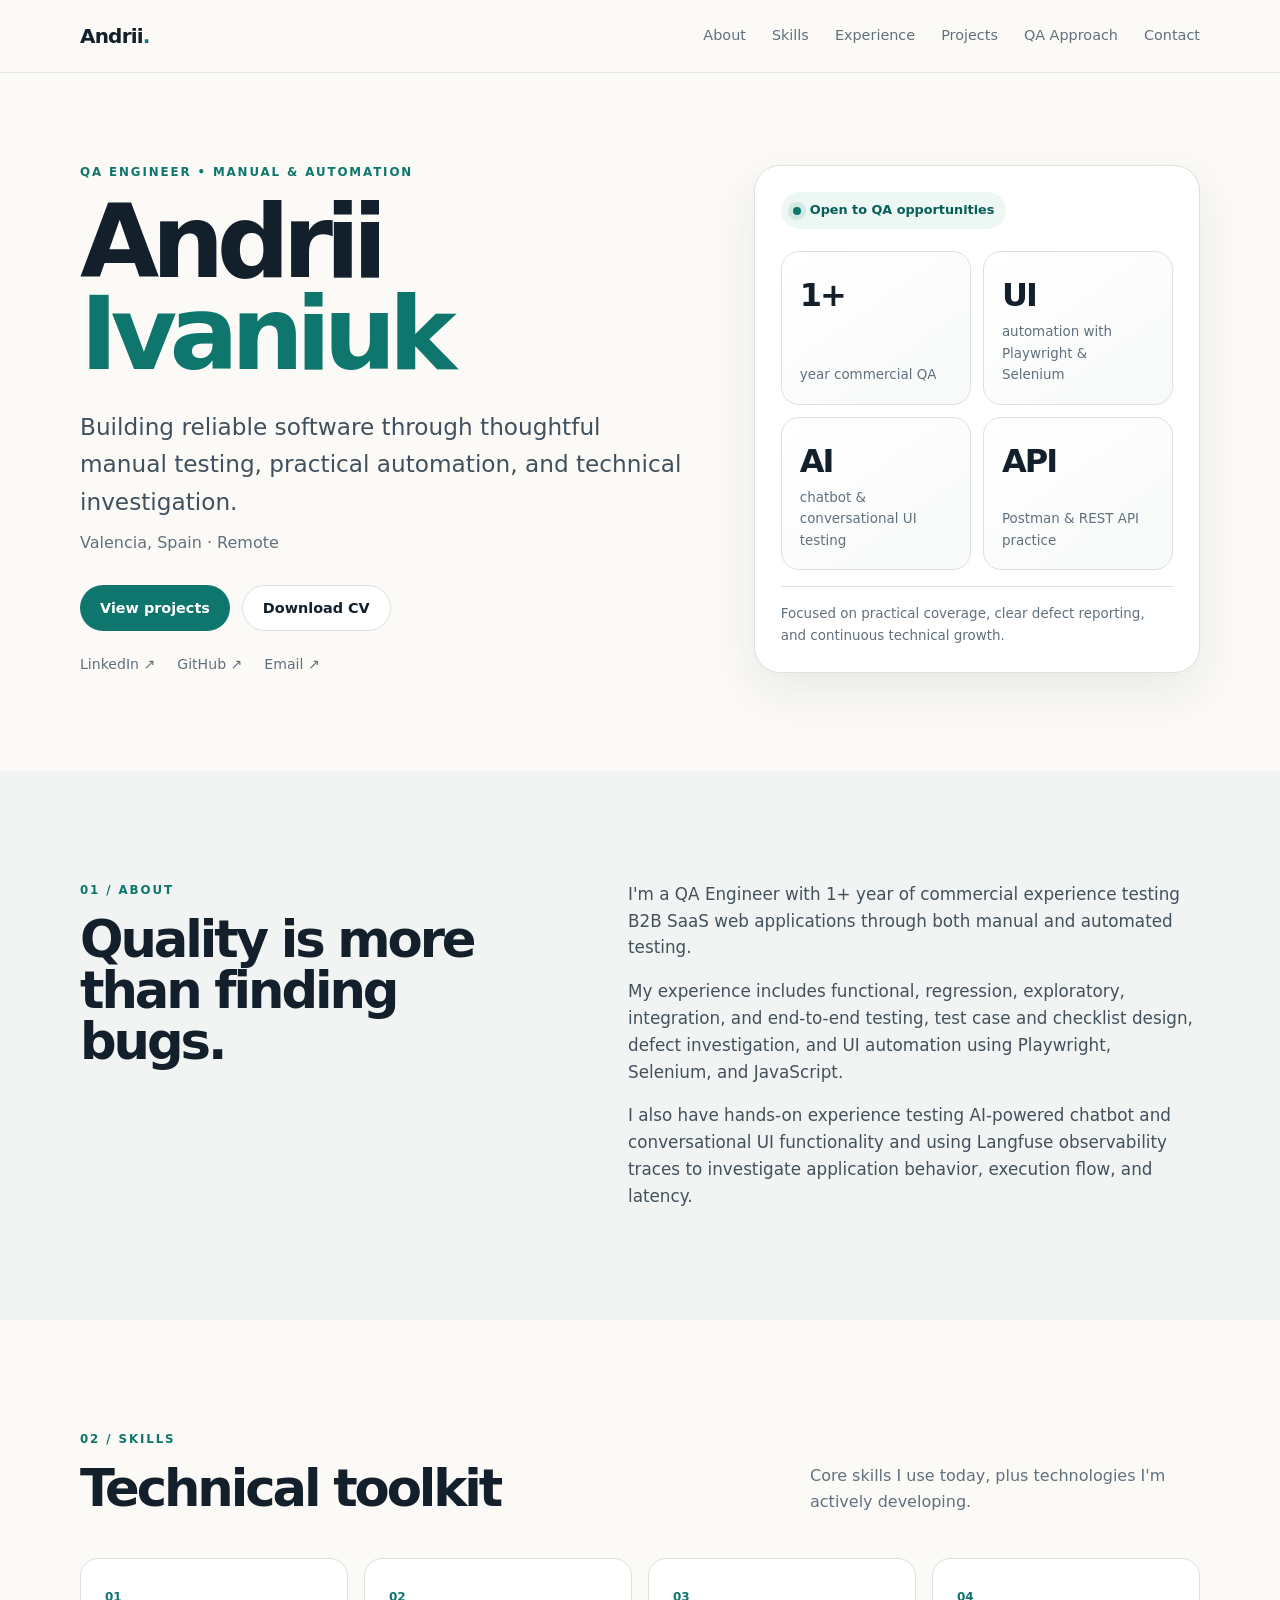
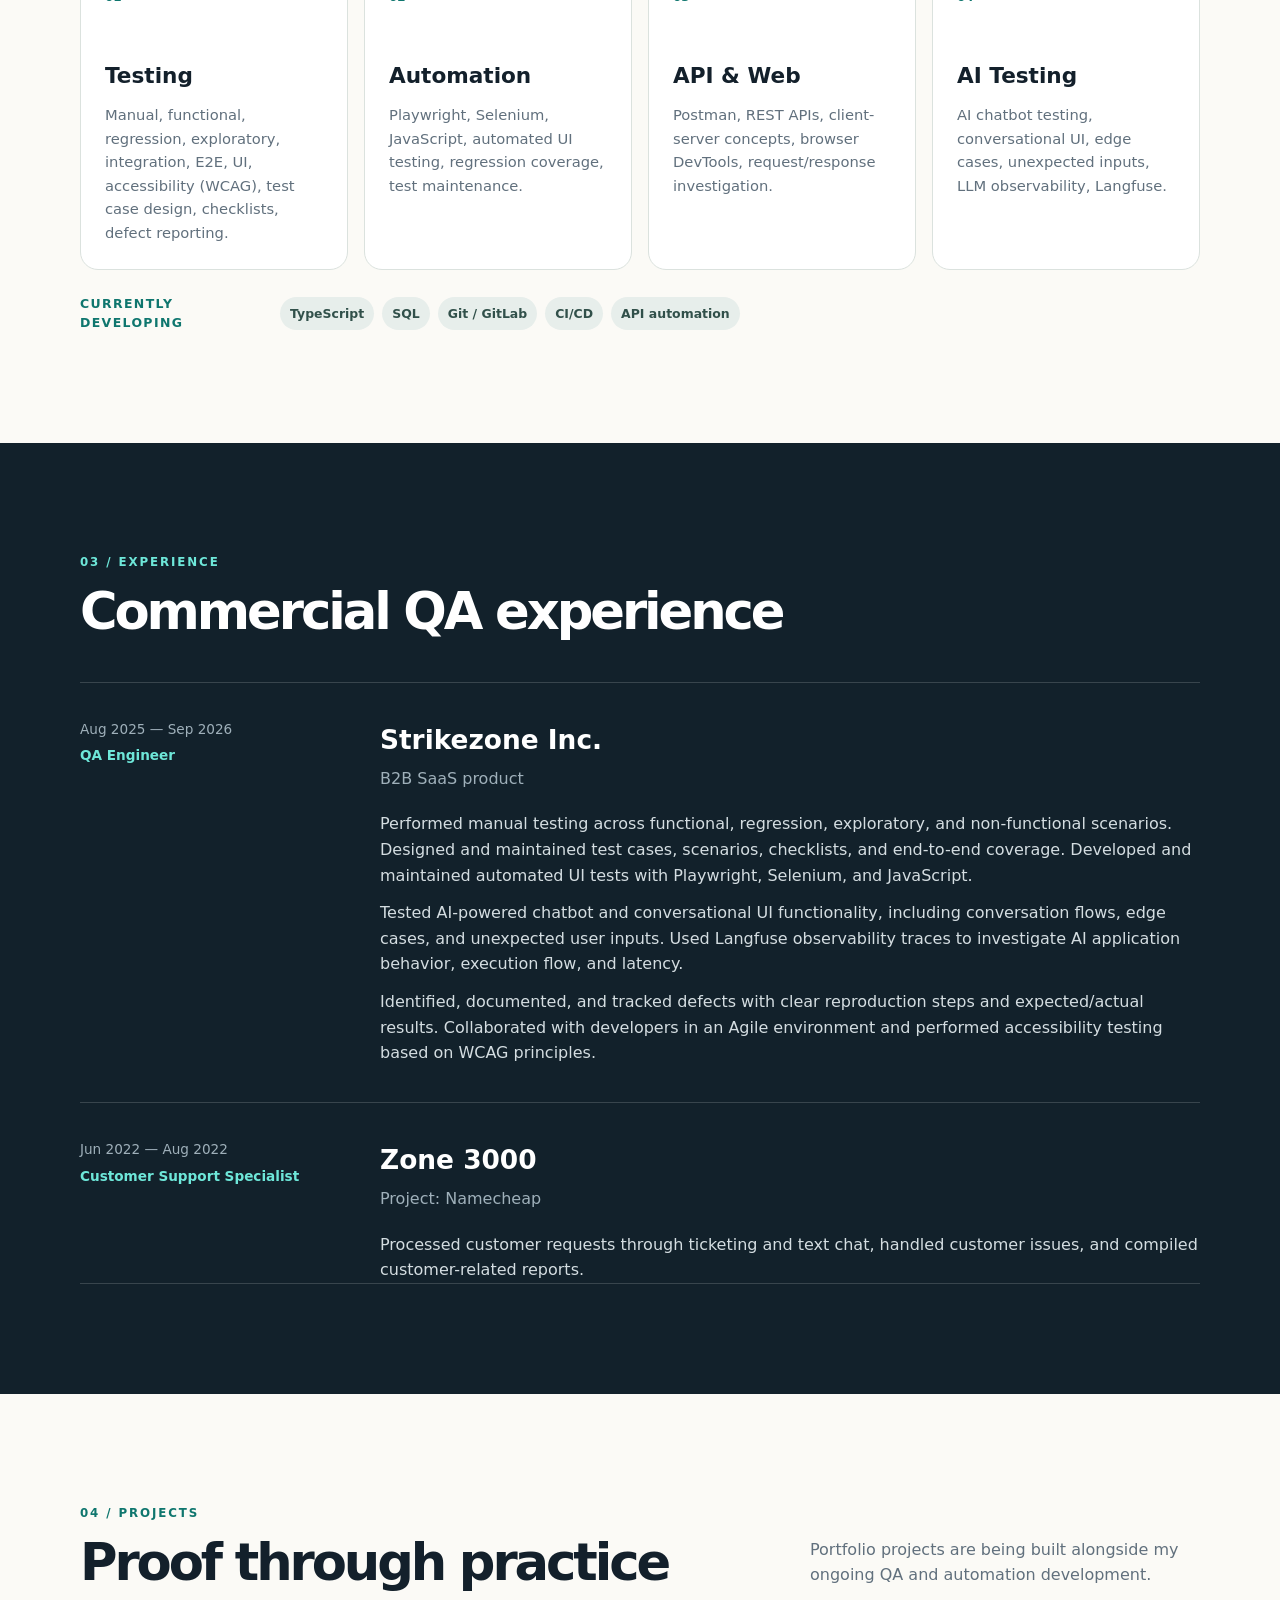
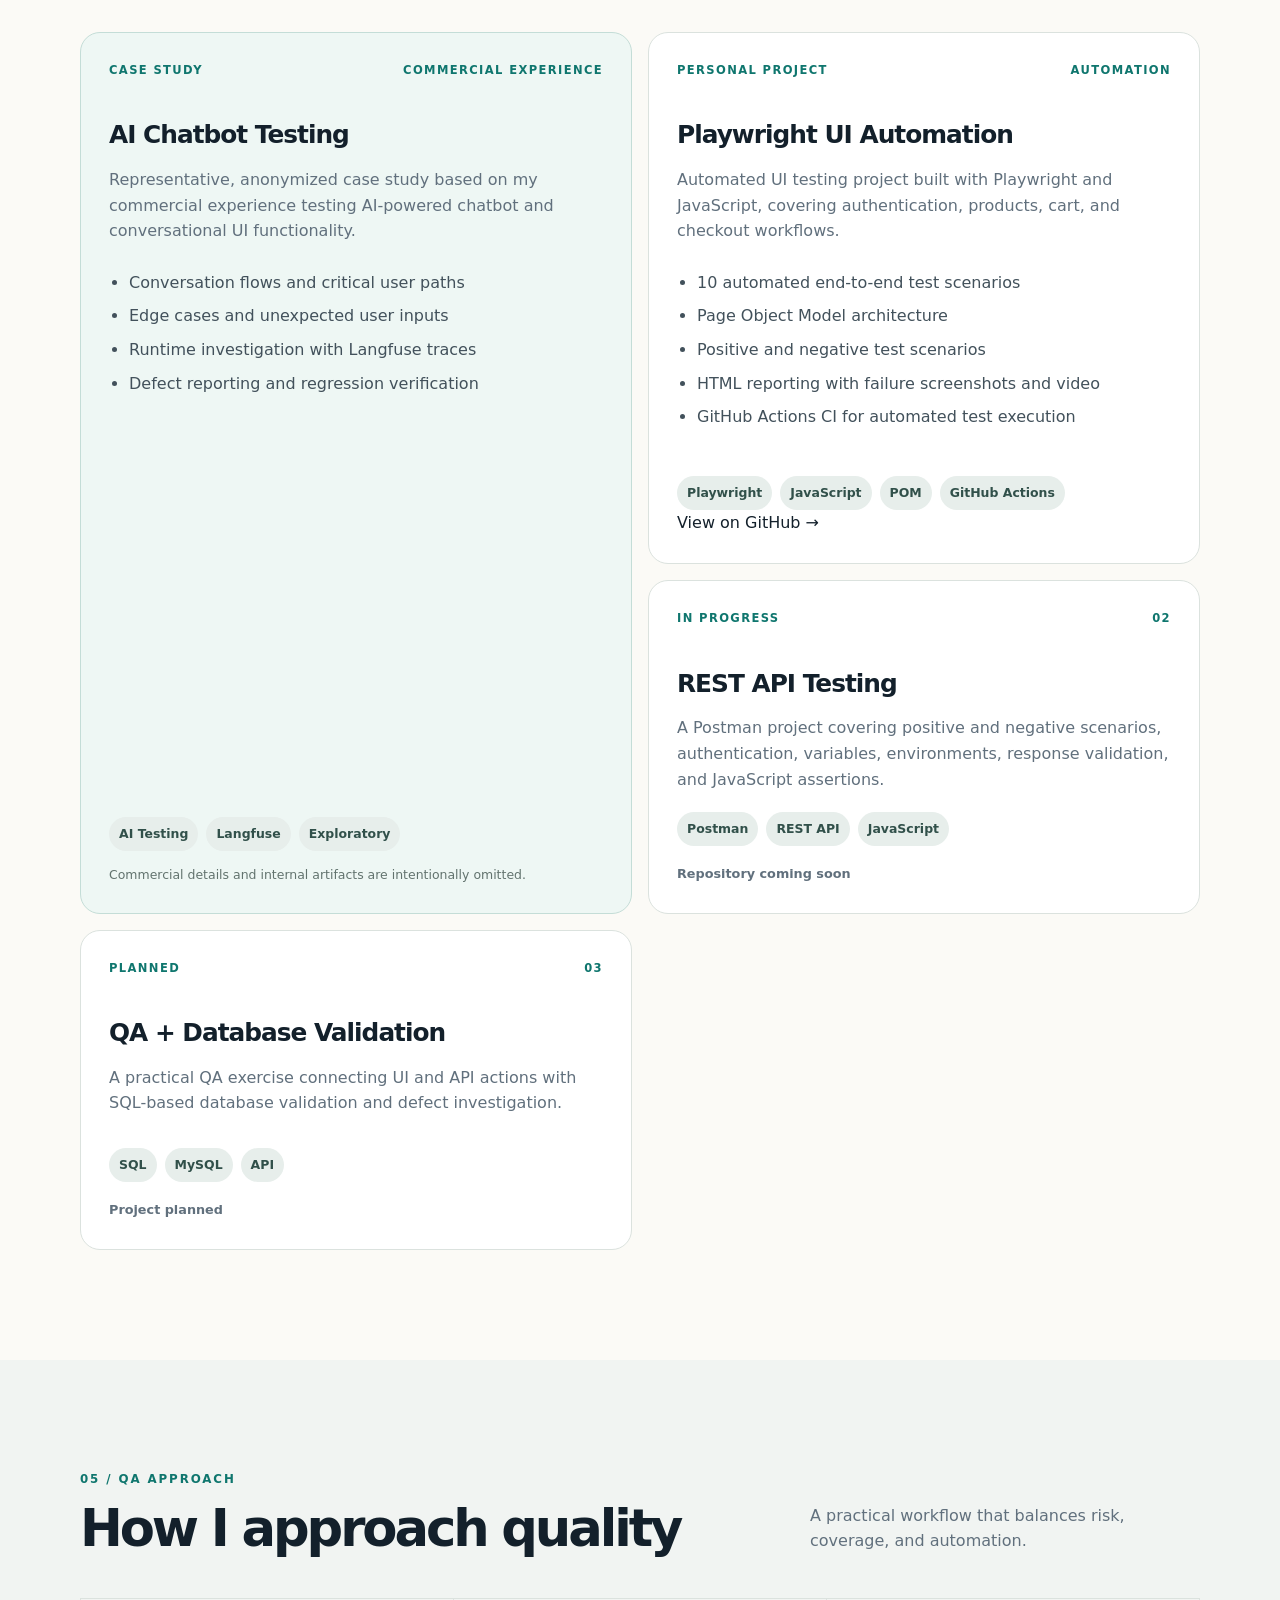
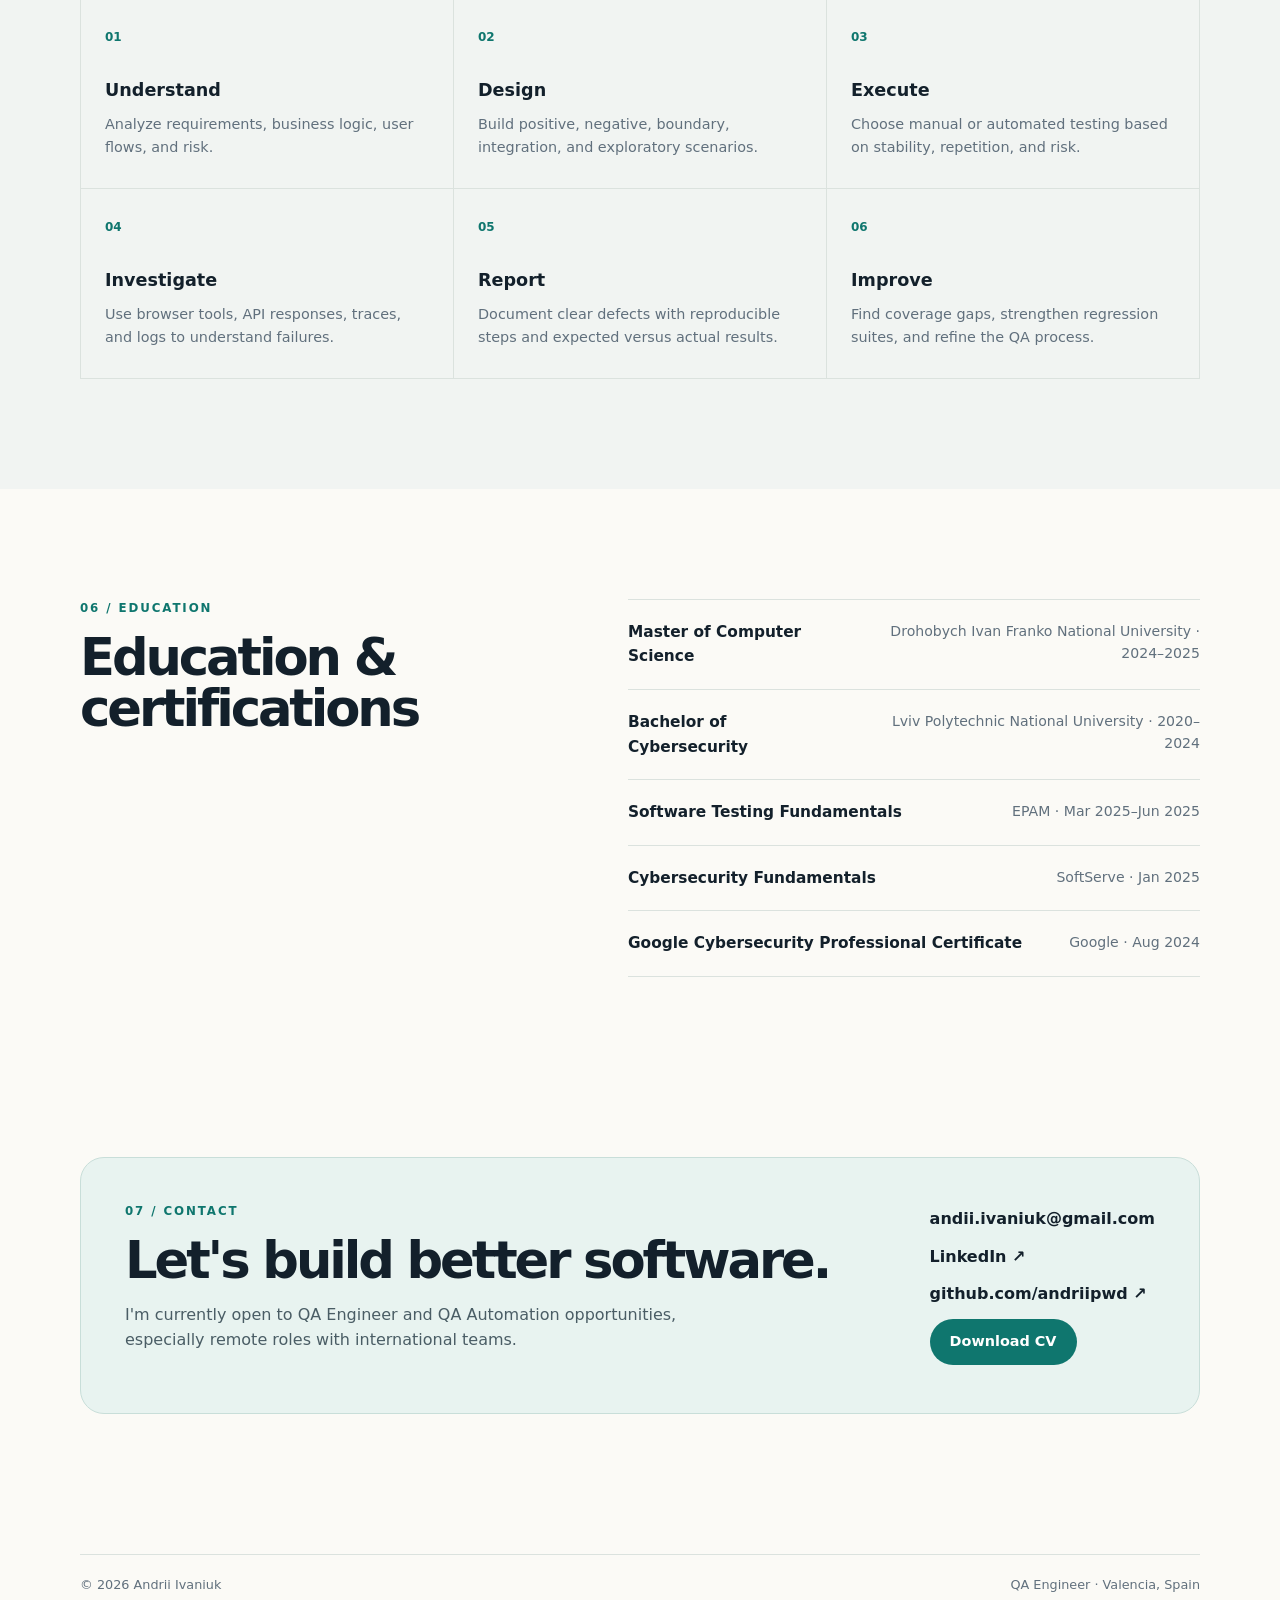
<file: index.html>
<!doctype html>
<html lang="en">
<head>
  <meta charset="utf-8">
  <meta name="viewport" content="width=device-width, initial-scale=1">
  <meta name="description" content="Andrii Ivaniuk — QA Engineer specializing in manual testing, test automation, Playwright, Selenium, JavaScript, API testing, and AI application testing.">
  <meta name="author" content="Andrii Ivaniuk">
  <meta name="theme-color" content="#0f766e">
  <meta property="og:title" content="Andrii Ivaniuk | QA Engineer">
  <meta property="og:description" content="QA Engineer portfolio — manual testing, automation, Playwright, Selenium, JavaScript, API testing, and AI testing.">
  <meta property="og:type" content="website">
  <meta property="og:url" content="https://andriipwd.github.io/">
  <link rel="canonical" href="https://andriipwd.github.io/">
  <link rel="stylesheet" href="styles.css">
  <title>Andrii Ivaniuk | QA Engineer</title>
</head>
<body>
  <a class="skip-link" href="#main">Skip to content</a>

  <header class="site-header">
    <div class="container nav-wrap">
      <a class="brand" href="#top" aria-label="Andrii Ivaniuk home">Andrii<span>.</span></a>
      <button class="nav-toggle" type="button" aria-controls="site-nav" aria-expanded="false" aria-label="Open navigation">
        <span></span><span></span><span></span>
      </button>
      <nav id="site-nav" class="site-nav" aria-label="Primary navigation">
        <a href="#about">About</a>
        <a href="#skills">Skills</a>
        <a href="#experience">Experience</a>
        <a href="#projects">Projects</a>
        <a href="#approach">QA Approach</a>
        <a href="#contact">Contact</a>
      </nav>
    </div>
  </header>

  <main id="main">
    <section id="top" class="hero section">
      <div class="container hero-grid">
        <div class="hero-copy">
          <p class="eyebrow">QA ENGINEER • MANUAL &amp; AUTOMATION</p>
          <h1>Andrii<br><span>Ivaniuk</span></h1>
          <p class="hero-subtitle">Building reliable software through thoughtful manual testing, practical automation, and technical investigation.</p>
          <p class="hero-location">Valencia, Spain · Remote</p>
          <div class="hero-actions">
            <a class="button button-primary" href="#projects">View projects</a>
            <a class="button button-secondary" href="assets/cv.pdf" target="_blank" rel="noopener">Download CV</a>
          </div>
          <div class="hero-links" aria-label="Professional links">
            <a href="https://www.linkedin.com/in/andrii-ivaniuk-838631315" target="_blank" rel="noopener">LinkedIn ↗</a>
            <a href="https://github.com/andriipwd" target="_blank" rel="noopener">GitHub ↗</a>
            <a href="mailto:andii.ivaniuk@gmail.com">Email ↗</a>
          </div>
        </div>
        <div class="hero-card" aria-label="Profile summary">
          <div class="status-dot"><span></span> Open to QA opportunities</div>
          <div class="metric-grid">
            <div class="metric">
              <strong>1+</strong>
              <span>year commercial QA</span>
            </div>
            <div class="metric">
              <strong>UI</strong>
              <span>automation with Playwright &amp; Selenium</span>
            </div>
            <div class="metric">
              <strong>AI</strong>
              <span>chatbot &amp; conversational UI testing</span>
            </div>
            <div class="metric">
              <strong>API</strong>
              <span>Postman &amp; REST API practice</span>
            </div>
          </div>
          <div class="mini-note">Focused on practical coverage, clear defect reporting, and continuous technical growth.</div>
        </div>
      </div>
    </section>

    <section id="about" class="section section-muted">
      <div class="container two-col">
        <div>
          <p class="section-kicker">01 / ABOUT</p>
          <h2>Quality is more than finding bugs.</h2>
        </div>
        <div class="section-copy">
          <p>I'm a QA Engineer with 1+ year of commercial experience testing B2B SaaS web applications through both manual and automated testing.</p>
          <p>My experience includes functional, regression, exploratory, integration, and end-to-end testing, test case and checklist design, defect investigation, and UI automation using Playwright, Selenium, and JavaScript.</p>
          <p>I also have hands-on experience testing AI-powered chatbot and conversational UI functionality and using Langfuse observability traces to investigate application behavior, execution flow, and latency.</p>
        </div>
      </div>
    </section>

    <section id="skills" class="section">
      <div class="container">
        <div class="section-heading">
          <div>
            <p class="section-kicker">02 / SKILLS</p>
            <h2>Technical toolkit</h2>
          </div>
          <p>Core skills I use today, plus technologies I'm actively developing.</p>
        </div>
        <div class="skills-grid">
          <article class="skill-card">
            <span class="skill-number">01</span>
            <h3>Testing</h3>
            <p>Manual, functional, regression, exploratory, integration, E2E, UI, accessibility (WCAG), test case design, checklists, defect reporting.</p>
          </article>
          <article class="skill-card">
            <span class="skill-number">02</span>
            <h3>Automation</h3>
            <p>Playwright, Selenium, JavaScript, automated UI testing, regression coverage, test maintenance.</p>
          </article>
          <article class="skill-card">
            <span class="skill-number">03</span>
            <h3>API &amp; Web</h3>
            <p>Postman, REST APIs, client-server concepts, browser DevTools, request/response investigation.</p>
          </article>
          <article class="skill-card">
            <span class="skill-number">04</span>
            <h3>AI Testing</h3>
            <p>AI chatbot testing, conversational UI, edge cases, unexpected inputs, LLM observability, Langfuse.</p>
          </article>
        </div>
        <div class="learning-row">
          <div class="learning-label">Currently developing</div>
          <div class="tags" aria-label="Technologies currently being developed">
            <span>TypeScript</span><span>SQL</span><span>Git / GitLab</span><span>CI/CD</span><span>API automation</span>
          </div>
        </div>
      </div>
    </section>

    <section id="experience" class="section section-dark">
      <div class="container">
        <div class="section-heading section-heading-light">
          <div>
            <p class="section-kicker">03 / EXPERIENCE</p>
            <h2>Commercial QA experience</h2>
          </div>
        </div>
        <article class="experience-item">
          <div class="experience-meta">
            <span>Aug 2025 — Sep 2026</span>
            <span>QA Engineer</span>
          </div>
          <div>
            <h3>Strikezone Inc.</h3>
            <p class="experience-context">B2B SaaS product</p>
            <p>Performed manual testing across functional, regression, exploratory, and non-functional scenarios. Designed and maintained test cases, scenarios, checklists, and end-to-end coverage. Developed and maintained automated UI tests with Playwright, Selenium, and JavaScript.</p>
            <p>Tested AI-powered chatbot and conversational UI functionality, including conversation flows, edge cases, and unexpected user inputs. Used Langfuse observability traces to investigate AI application behavior, execution flow, and latency.</p>
            <p>Identified, documented, and tracked defects with clear reproduction steps and expected/actual results. Collaborated with developers in an Agile environment and performed accessibility testing based on WCAG principles.</p>
          </div>
        </article>
        <article class="experience-item experience-item-secondary">
          <div class="experience-meta">
            <span>Jun 2022 — Aug 2022</span>
            <span>Customer Support Specialist</span>
          </div>
          <div>
            <h3>Zone 3000</h3>
            <p class="experience-context">Project: Namecheap</p>
            <p>Processed customer requests through ticketing and text chat, handled customer issues, and compiled customer-related reports.</p>
          </div>
        </article>
      </div>
    </section>

    <section id="projects" class="section">
      <div class="container">
        <div class="section-heading">
          <div>
            <p class="section-kicker">04 / PROJECTS</p>
            <h2>Proof through practice</h2>
          </div>
          <p>Portfolio projects are being built alongside my ongoing QA and automation development.</p>
        </div>

        <div class="projects-grid">
          <article class="project-card featured-project">
            <div class="project-topline"><span>CASE STUDY</span><span>COMMERCIAL EXPERIENCE</span></div>
            <h3>AI Chatbot Testing</h3>
            <p>Representative, anonymized case study based on my commercial experience testing AI-powered chatbot and conversational UI functionality.</p>
            <ul>
              <li>Conversation flows and critical user paths</li>
              <li>Edge cases and unexpected user inputs</li>
              <li>Runtime investigation with Langfuse traces</li>
              <li>Defect reporting and regression verification</li>
            </ul>
            <div class="project-tags"><span>AI Testing</span><span>Langfuse</span><span>Exploratory</span></div>
            <div class="project-note">Commercial details and internal artifacts are intentionally omitted.</div>
          </article>
          
          <article class="project-card">
          <div class="project-topline">
            <span>PERSONAL PROJECT</span><span>AUTOMATION</span>
          </div>
        
          <h3>Playwright UI Automation</h3>
        
          <p>
            Automated UI testing project built with Playwright and JavaScript,
            covering authentication, products, cart, and checkout workflows.
          </p>
        
          <ul>
            <li>10 automated end-to-end test scenarios</li>
            <li>Page Object Model architecture</li>
            <li>Positive and negative test scenarios</li>
            <li>HTML reporting with failure screenshots and video</li>
            <li>GitHub Actions CI for automated test execution</li>
          </ul>
        
          <div class="project-tags">
            <span>Playwright</span>
            <span>JavaScript</span>
            <span>POM</span>
            <span>GitHub Actions</span>
          </div>
        
          <a
            class="project-link"
            href="https://github.com/andriipwd/qa-playwright-project"
            target="_blank"
            rel="noopener noreferrer"
          >
            View on GitHub →
          </a>
        </article>

          <article class="project-card">
            <div class="project-topline"><span>IN PROGRESS</span><span>02</span></div>
            <h3>REST API Testing</h3>
            <p>A Postman project covering positive and negative scenarios, authentication, variables, environments, response validation, and JavaScript assertions.</p>
            <div class="project-tags"><span>Postman</span><span>REST API</span><span>JavaScript</span></div>
            <span class="project-state">Repository coming soon</span>
          </article>

          <article class="project-card">
            <div class="project-topline"><span>PLANNED</span><span>03</span></div>
            <h3>QA + Database Validation</h3>
            <p>A practical QA exercise connecting UI and API actions with SQL-based database validation and defect investigation.</p>
            <div class="project-tags"><span>SQL</span><span>MySQL</span><span>API</span></div>
            <span class="project-state">Project planned</span>
          </article>
        </div>
      </div>
    </section>

    <section id="approach" class="section section-muted">
      <div class="container">
        <div class="section-heading">
          <div>
            <p class="section-kicker">05 / QA APPROACH</p>
            <h2>How I approach quality</h2>
          </div>
          <p>A practical workflow that balances risk, coverage, and automation.</p>
        </div>
        <div class="approach-grid">
          <div class="approach-step"><span>01</span><h3>Understand</h3><p>Analyze requirements, business logic, user flows, and risk.</p></div>
          <div class="approach-step"><span>02</span><h3>Design</h3><p>Build positive, negative, boundary, integration, and exploratory scenarios.</p></div>
          <div class="approach-step"><span>03</span><h3>Execute</h3><p>Choose manual or automated testing based on stability, repetition, and risk.</p></div>
          <div class="approach-step"><span>04</span><h3>Investigate</h3><p>Use browser tools, API responses, traces, and logs to understand failures.</p></div>
          <div class="approach-step"><span>05</span><h3>Report</h3><p>Document clear defects with reproducible steps and expected versus actual results.</p></div>
          <div class="approach-step"><span>06</span><h3>Improve</h3><p>Find coverage gaps, strengthen regression suites, and refine the QA process.</p></div>
        </div>
      </div>
    </section>

    <section id="education" class="section">
      <div class="container two-col">
        <div>
          <p class="section-kicker">06 / EDUCATION</p>
          <h2>Education &amp; certifications</h2>
        </div>
        <div class="education-list">
          <div><strong>Master of Computer Science</strong><span>Drohobych Ivan Franko National University · 2024–2025</span></div>
          <div><strong>Bachelor of Cybersecurity</strong><span>Lviv Polytechnic National University · 2020–2024</span></div>
          <div><strong>Software Testing Fundamentals</strong><span>EPAM · Mar 2025–Jun 2025</span></div>
          <div><strong>Cybersecurity Fundamentals</strong><span>SoftServe · Jan 2025</span></div>
          <div><strong>Google Cybersecurity Professional Certificate</strong><span>Google · Aug 2024</span></div>
        </div>
      </div>
    </section>

    <section id="contact" class="section contact-section">
      <div class="container contact-card">
        <div>
          <p class="section-kicker">07 / CONTACT</p>
          <h2>Let's build better software.</h2>
          <p>I'm currently open to QA Engineer and QA Automation opportunities, especially remote roles with international teams.</p>
        </div>
        <div class="contact-links">
          <a href="mailto:andii.ivaniuk@gmail.com">andii.ivaniuk@gmail.com</a>
          <a href="https://www.linkedin.com/in/andrii-ivaniuk-838631315" target="_blank" rel="noopener">LinkedIn ↗</a>
          <a href="https://github.com/andriipwd" target="_blank" rel="noopener">github.com/andriipwd ↗</a>
          <a class="button button-primary" href="assets/cv.pdf" target="_blank" rel="noopener">Download CV</a>
        </div>
      </div>
    </section>
  </main>

  <footer class="site-footer">
    <div class="container footer-wrap">
      <span>© <span id="year"></span> Andrii Ivaniuk</span>
      <span>QA Engineer · Valencia, Spain</span>
    </div>
  </footer>

  <script src="script.js"></script>
</body>
</html>
</file>
<file: styles.css>
:root {
  --ink: #13202b;
  --muted: #61707d;
  --paper: #fbfaf6;
  --soft: #f1f4f2;
  --line: #dbe2de;
  --accent: #0f766e;
  --accent-dark: #075e58;
  --dark: #12212b;
  --white: #ffffff;
  --max: 1120px;
  --radius: 20px;
  --shadow: 0 18px 50px rgba(19, 32, 43, 0.08);
}

* { box-sizing: border-box; }
html { scroll-behavior: smooth; }
body {
  margin: 0;
  font-family: Inter, ui-sans-serif, system-ui, -apple-system, BlinkMacSystemFont, "Segoe UI", sans-serif;
  color: var(--ink);
  background: var(--paper);
  line-height: 1.6;
}
a { color: inherit; text-decoration: none; }
img { max-width: 100%; display: block; }
button, a { -webkit-tap-highlight-color: transparent; }

.container { width: min(calc(100% - 40px), var(--max)); margin: 0 auto; }
.section { padding: 110px 0; }
.section-muted { background: var(--soft); }
.section-dark { background: var(--dark); color: var(--white); }

.skip-link {
  position: fixed;
  top: -60px;
  left: 20px;
  z-index: 100;
  padding: 10px 14px;
  background: var(--ink);
  color: var(--white);
  border-radius: 8px;
}
.skip-link:focus { top: 20px; }

.site-header {
  position: sticky;
  top: 0;
  z-index: 50;
  background: rgba(251, 250, 246, 0.92);
  border-bottom: 1px solid rgba(219, 226, 222, 0.8);
  backdrop-filter: blur(14px);
}
.nav-wrap { height: 72px; display: flex; align-items: center; justify-content: space-between; }
.brand { font-weight: 800; font-size: 1.25rem; letter-spacing: -0.04em; }
.brand span { color: var(--accent); }
.site-nav { display: flex; gap: 26px; align-items: center; font-size: 0.9rem; color: var(--muted); }
.site-nav a:hover, .hero-links a:hover, .contact-links a:hover { color: var(--accent); }
.nav-toggle { display: none; border: 0; background: transparent; padding: 8px; cursor: pointer; }
.nav-toggle span { display: block; width: 24px; height: 2px; background: var(--ink); margin: 5px 0; }

.hero { padding-top: 90px; padding-bottom: 95px; }
.hero-grid { display: grid; grid-template-columns: 1.15fr 0.85fr; gap: 70px; align-items: center; }
.eyebrow, .section-kicker { margin: 0 0 14px; color: var(--accent); font-size: 0.74rem; font-weight: 800; letter-spacing: 0.16em; }
.hero h1 { margin: 0; font-size: clamp(4rem, 8vw, 7.2rem); line-height: 0.9; letter-spacing: -0.075em; font-weight: 800; }
.hero h1 span { color: var(--accent); }
.hero-subtitle { max-width: 680px; margin: 28px 0 10px; font-size: clamp(1.15rem, 2vw, 1.45rem); color: #40505d; }
.hero-location { color: var(--muted); margin: 0; }
.hero-actions { display: flex; flex-wrap: wrap; gap: 12px; margin-top: 30px; }
.button { display: inline-flex; justify-content: center; align-items: center; min-height: 46px; padding: 0 20px; border-radius: 999px; font-weight: 750; font-size: 0.9rem; transition: transform .2s ease, background .2s ease, color .2s ease; }
.button:hover { transform: translateY(-2px); }
.button-primary { color: var(--white); background: var(--accent); }
.button-primary:hover { background: var(--accent-dark); }
.button-secondary { color: var(--ink); border: 1px solid var(--line); background: var(--white); }
.hero-links { display: flex; gap: 22px; margin-top: 22px; font-size: 0.88rem; color: var(--muted); }

.hero-card { background: var(--white); border: 1px solid var(--line); border-radius: 26px; padding: 26px; box-shadow: var(--shadow); }
.status-dot { display: inline-flex; gap: 9px; align-items: center; padding: 8px 12px; border-radius: 999px; background: #edf8f4; color: var(--accent-dark); font-size: 0.8rem; font-weight: 750; }
.status-dot span { width: 8px; height: 8px; border-radius: 50%; background: var(--accent); box-shadow: 0 0 0 5px rgba(15, 118, 110, 0.12); }
.metric-grid { display: grid; grid-template-columns: 1fr 1fr; gap: 12px; margin-top: 22px; }
.metric { min-height: 150px; padding: 18px; border: 1px solid var(--line); border-radius: 18px; background: linear-gradient(145deg, #fff, #f7faf8); display: flex; flex-direction: column; justify-content: space-between; }
.metric strong { font-size: 2rem; letter-spacing: -0.06em; }
.metric span { color: var(--muted); font-size: 0.84rem; }
.mini-note { margin-top: 16px; padding-top: 16px; border-top: 1px solid var(--line); font-size: 0.84rem; color: var(--muted); }

.two-col { display: grid; grid-template-columns: 0.9fr 1.1fr; gap: 80px; }
h2 { margin: 0; font-size: clamp(2.15rem, 4vw, 3.65rem); line-height: 1; letter-spacing: -0.06em; }
.section-copy { color: #43515d; font-size: 1.05rem; }
.section-copy p:first-child { margin-top: 0; }
.section-copy p:last-child { margin-bottom: 0; }

.section-heading { display: flex; justify-content: space-between; gap: 40px; align-items: end; margin-bottom: 44px; }
.section-heading > p { max-width: 390px; color: var(--muted); margin: 0; }
.skills-grid { display: grid; grid-template-columns: repeat(4, 1fr); gap: 16px; }
.skill-card { padding: 24px; min-height: 230px; border: 1px solid var(--line); border-radius: 18px; background: var(--white); position: relative; }
.skill-number { color: var(--accent); font-weight: 800; font-size: 0.75rem; }
.skill-card h3 { margin: 50px 0 10px; font-size: 1.35rem; }
.skill-card p { margin: 0; color: var(--muted); font-size: 0.92rem; }
.learning-row { display: grid; grid-template-columns: 180px 1fr; gap: 20px; align-items: center; margin-top: 24px; }
.learning-label { font-size: 0.78rem; font-weight: 800; letter-spacing: 0.11em; text-transform: uppercase; color: var(--accent); }
.tags, .project-tags { display: flex; flex-wrap: wrap; gap: 8px; }
.tags span, .project-tags span { padding: 7px 10px; border-radius: 999px; background: #e7eeeb; color: #31504a; font-size: 0.78rem; font-weight: 700; }

.section-heading-light > p, .section-dark .section-kicker { color: #6ee7d9; }
.experience-item { display: grid; grid-template-columns: 240px 1fr; gap: 60px; padding: 36px 0; border-top: 1px solid rgba(255,255,255,.16); }
.experience-item:last-child { border-bottom: 1px solid rgba(255,255,255,.16); }
.experience-meta { display: flex; flex-direction: column; gap: 5px; color: #9fb0ba; font-size: 0.85rem; }
.experience-meta span:last-child { color: #6ee7d9; font-weight: 750; }
.experience-item h3 { margin: 0; font-size: 1.65rem; }
.experience-context { color: #9fb0ba; margin: 5px 0 20px; }
.experience-item p:not(.experience-context) { color: #d4dde1; margin: 0 0 12px; }
.experience-item p:last-child { margin-bottom: 0; }
.experience-item-secondary { padding-bottom: 0; }

.projects-grid { display: grid; grid-template-columns: repeat(2, 1fr); gap: 16px; }
.project-card { padding: 28px; border: 1px solid var(--line); border-radius: 20px; background: var(--white); min-height: 320px; display: flex; flex-direction: column; }
.featured-project { grid-row: span 2; background: #eef7f4; border-color: #c4ddd7; }
.project-topline { display: flex; justify-content: space-between; gap: 20px; font-size: 0.72rem; font-weight: 800; letter-spacing: .12em; color: var(--accent); }
.project-card h3 { margin: 36px 0 12px; font-size: 1.55rem; letter-spacing: -0.04em; }
.project-card p { color: var(--muted); margin: 0; }
.project-card ul { margin: 18px 0; padding-left: 20px; color: #42515b; }
.project-card li { margin: 8px 0; }
.project-tags { margin-top: auto; padding-top: 20px; }
.project-note { margin-top: 14px; font-size: 0.78rem; color: #62736e; }
.project-state { margin-top: 18px; font-size: 0.8rem; color: var(--muted); font-weight: 700; }

.approach-grid { display: grid; grid-template-columns: repeat(3, 1fr); border-top: 1px solid var(--line); border-left: 1px solid var(--line); }
.approach-step { padding: 24px; border-right: 1px solid var(--line); border-bottom: 1px solid var(--line); min-height: 190px; }
.approach-step span { font-size: 0.75rem; font-weight: 800; color: var(--accent); }
.approach-step h3 { margin: 28px 0 8px; font-size: 1.1rem; }
.approach-step p { margin: 0; color: var(--muted); font-size: .9rem; }

.education-list { display: grid; gap: 0; border-top: 1px solid var(--line); }
.education-list div { display: flex; justify-content: space-between; gap: 30px; padding: 20px 0; border-bottom: 1px solid var(--line); }
.education-list strong { font-size: .96rem; }
.education-list span { text-align: right; color: var(--muted); font-size: .88rem; }

.contact-section { padding-top: 70px; }
.contact-card { display: grid; grid-template-columns: 1fr auto; gap: 50px; align-items: center; padding: 44px; border-radius: 24px; background: #e8f3f0; border: 1px solid #c8ded9; }
.contact-card p:not(.section-kicker) { max-width: 560px; color: #4a5d65; }
.contact-links { display: flex; flex-direction: column; gap: 12px; align-items: flex-start; font-weight: 700; }
.contact-links a:not(.button):hover { color: var(--accent); }

.site-footer { padding: 30px 0 45px; color: var(--muted); font-size: .8rem; }
.footer-wrap { display: flex; justify-content: space-between; gap: 20px; border-top: 1px solid var(--line); padding-top: 20px; }

@media (max-width: 900px) {
  .hero-grid, .two-col { grid-template-columns: 1fr; }
  .hero-grid { gap: 40px; }
  .skills-grid { grid-template-columns: 1fr 1fr; }
  .experience-item { grid-template-columns: 1fr; gap: 18px; }
  .approach-grid { grid-template-columns: 1fr 1fr; }
  .contact-card { grid-template-columns: 1fr; }
}

@media (max-width: 720px) {
  .container { width: min(calc(100% - 28px), var(--max)); }
  .section { padding: 80px 0; }
  .hero { padding-top: 65px; }
  .nav-toggle { display: block; }
  .site-nav { position: absolute; top: 72px; left: 0; right: 0; display: none; padding: 18px 20px 22px; background: var(--paper); border-bottom: 1px solid var(--line); flex-direction: column; align-items: flex-start; gap: 18px; }
  .site-nav.is-open { display: flex; }
  .metric-grid, .projects-grid, .skills-grid, .approach-grid { grid-template-columns: 1fr; }
  .featured-project { grid-row: auto; }
  .section-heading { display: block; }
  .section-heading > p { margin-top: 18px; }
  .learning-row { grid-template-columns: 1fr; }
  .education-list div { display: block; }
  .education-list span { display: block; text-align: left; margin-top: 6px; }
  .hero h1 { font-size: clamp(3.6rem, 17vw, 5.6rem); }
  .contact-card { padding: 28px; }
  .footer-wrap { display: block; }
  .footer-wrap span + span { display: block; margin-top: 6px; }
}
</file>
